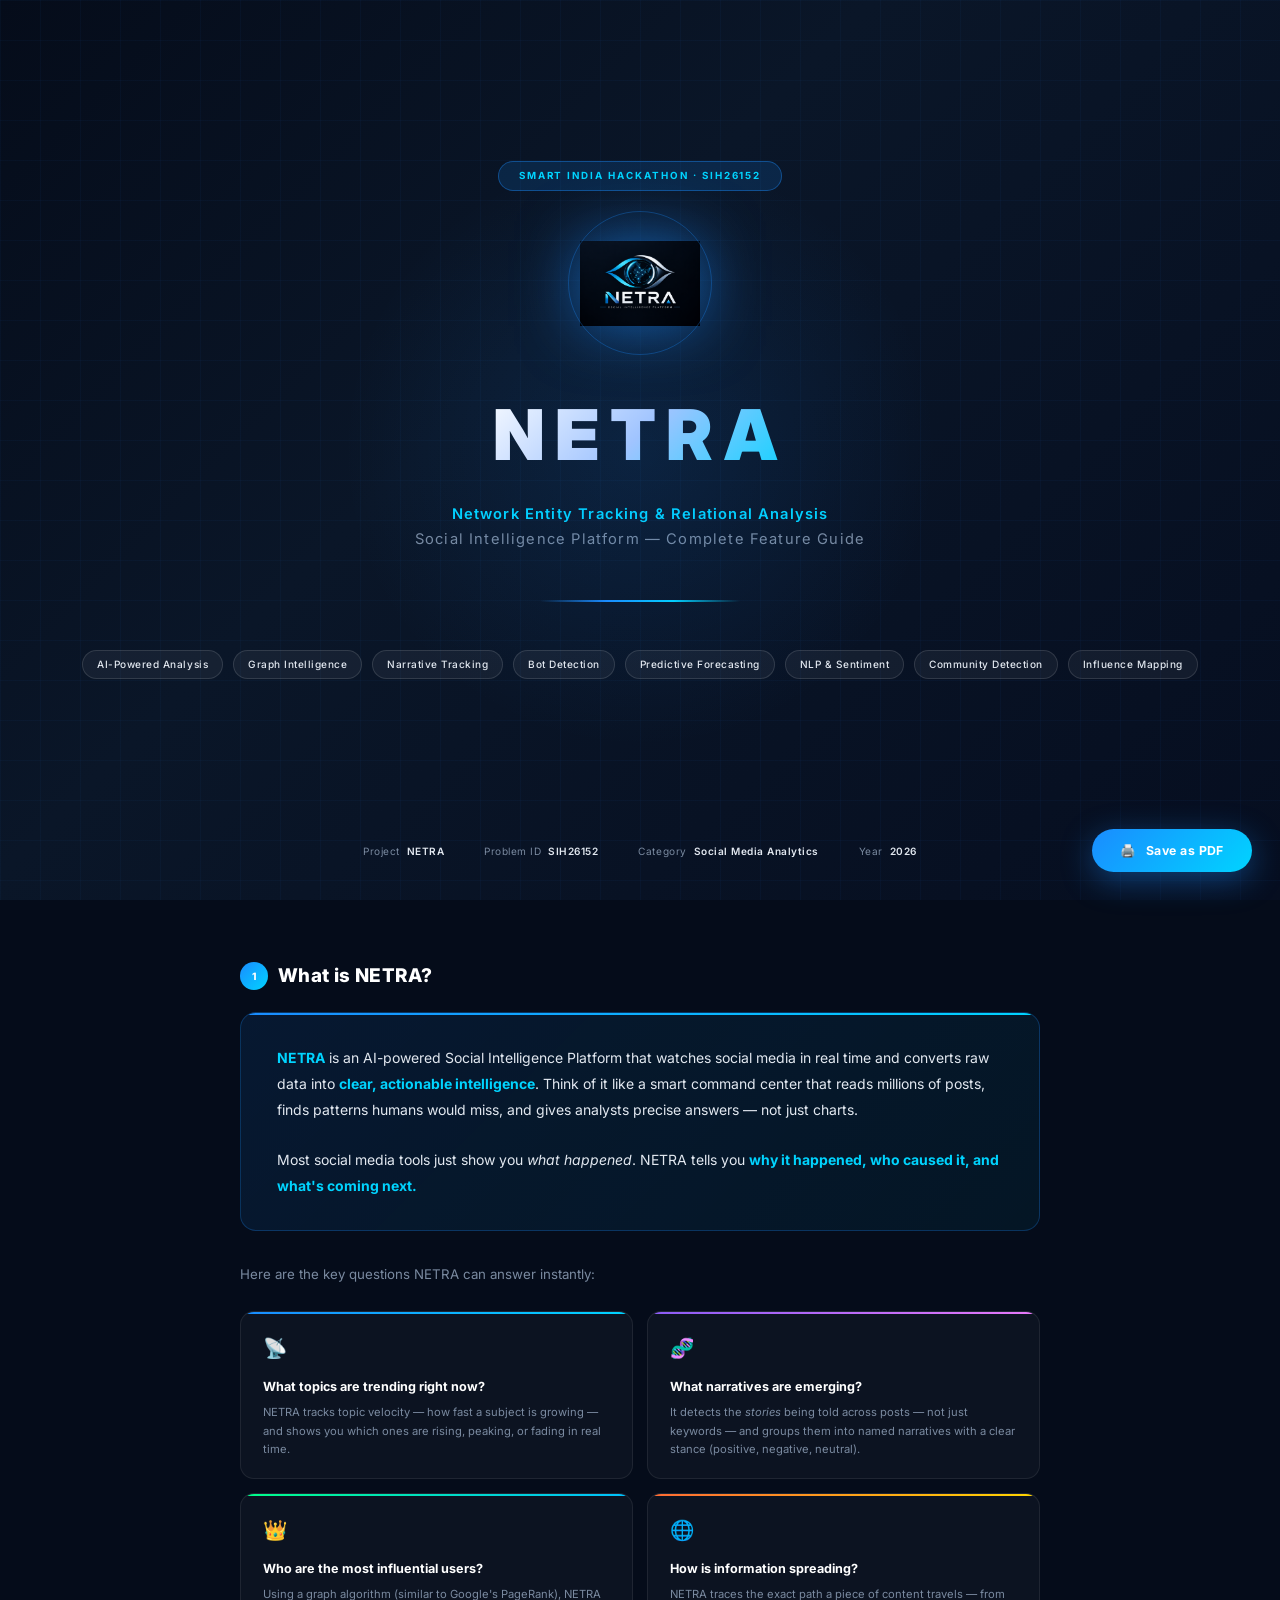
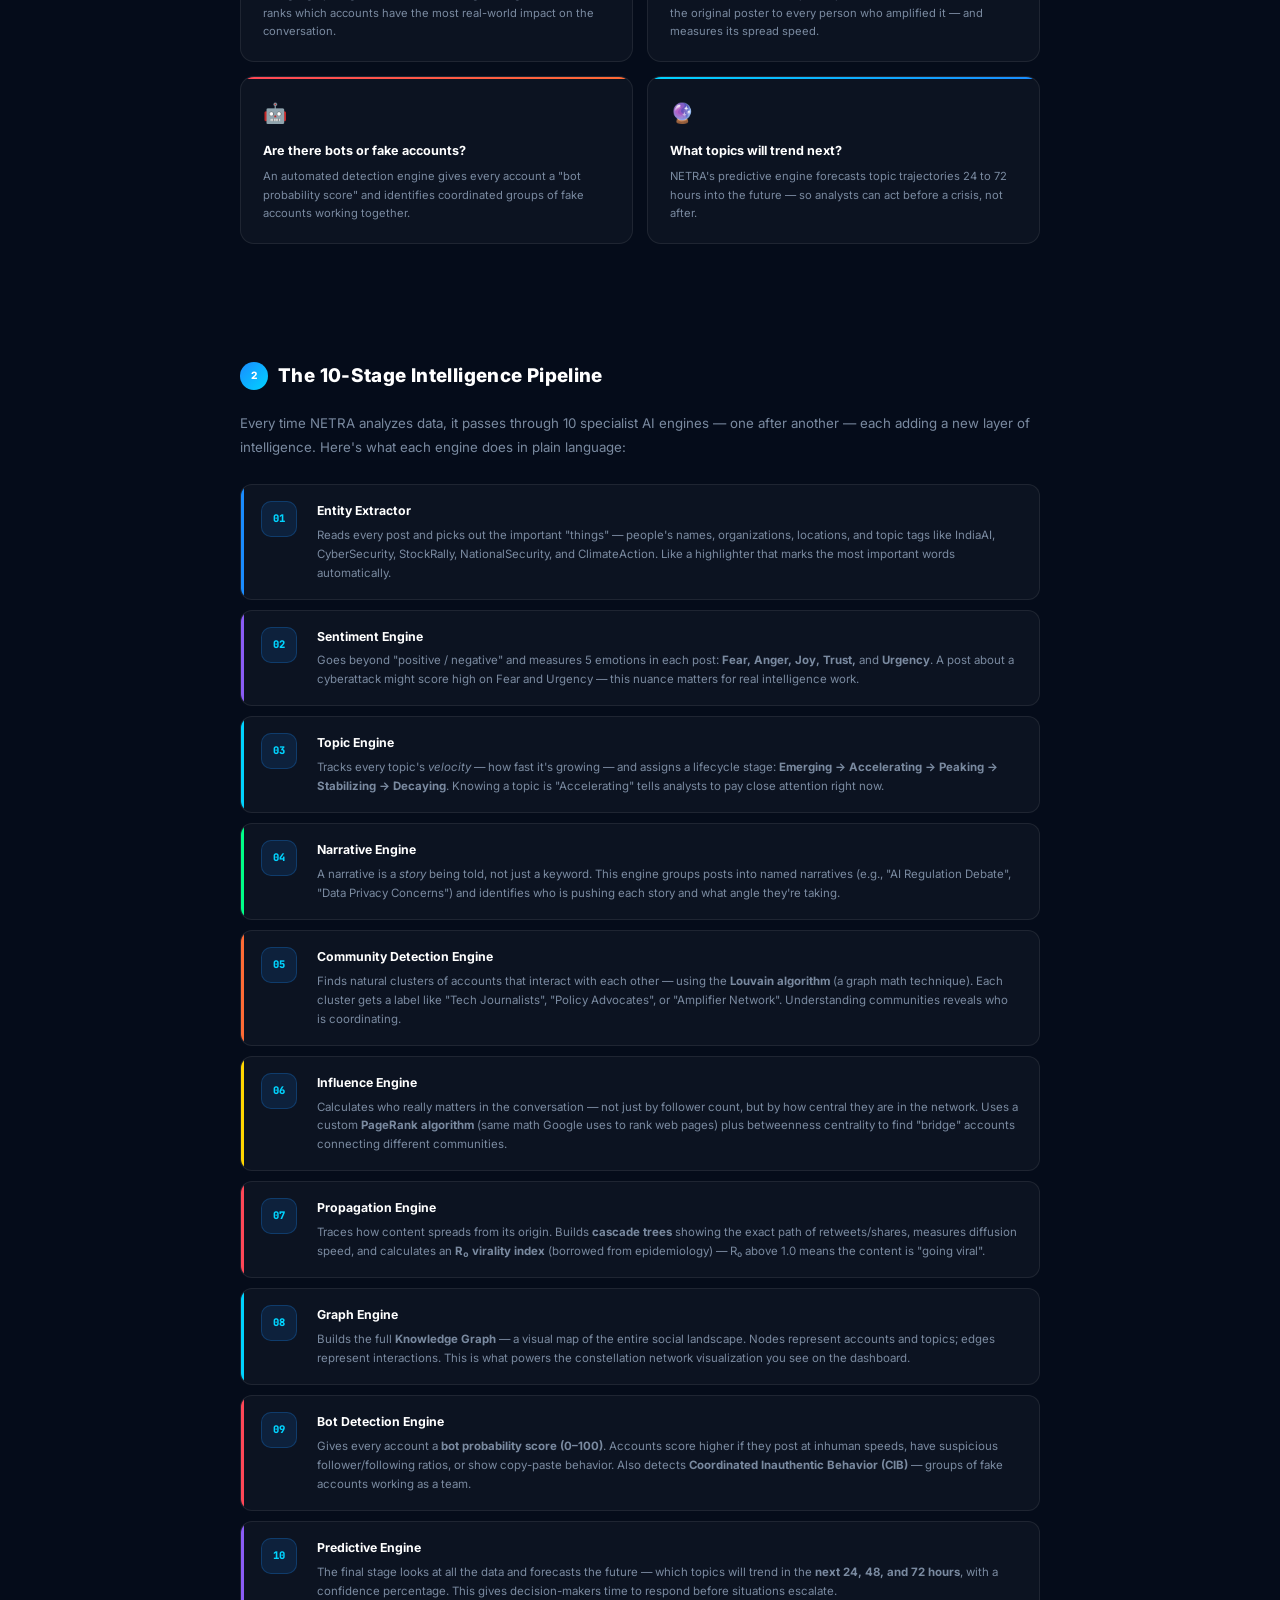
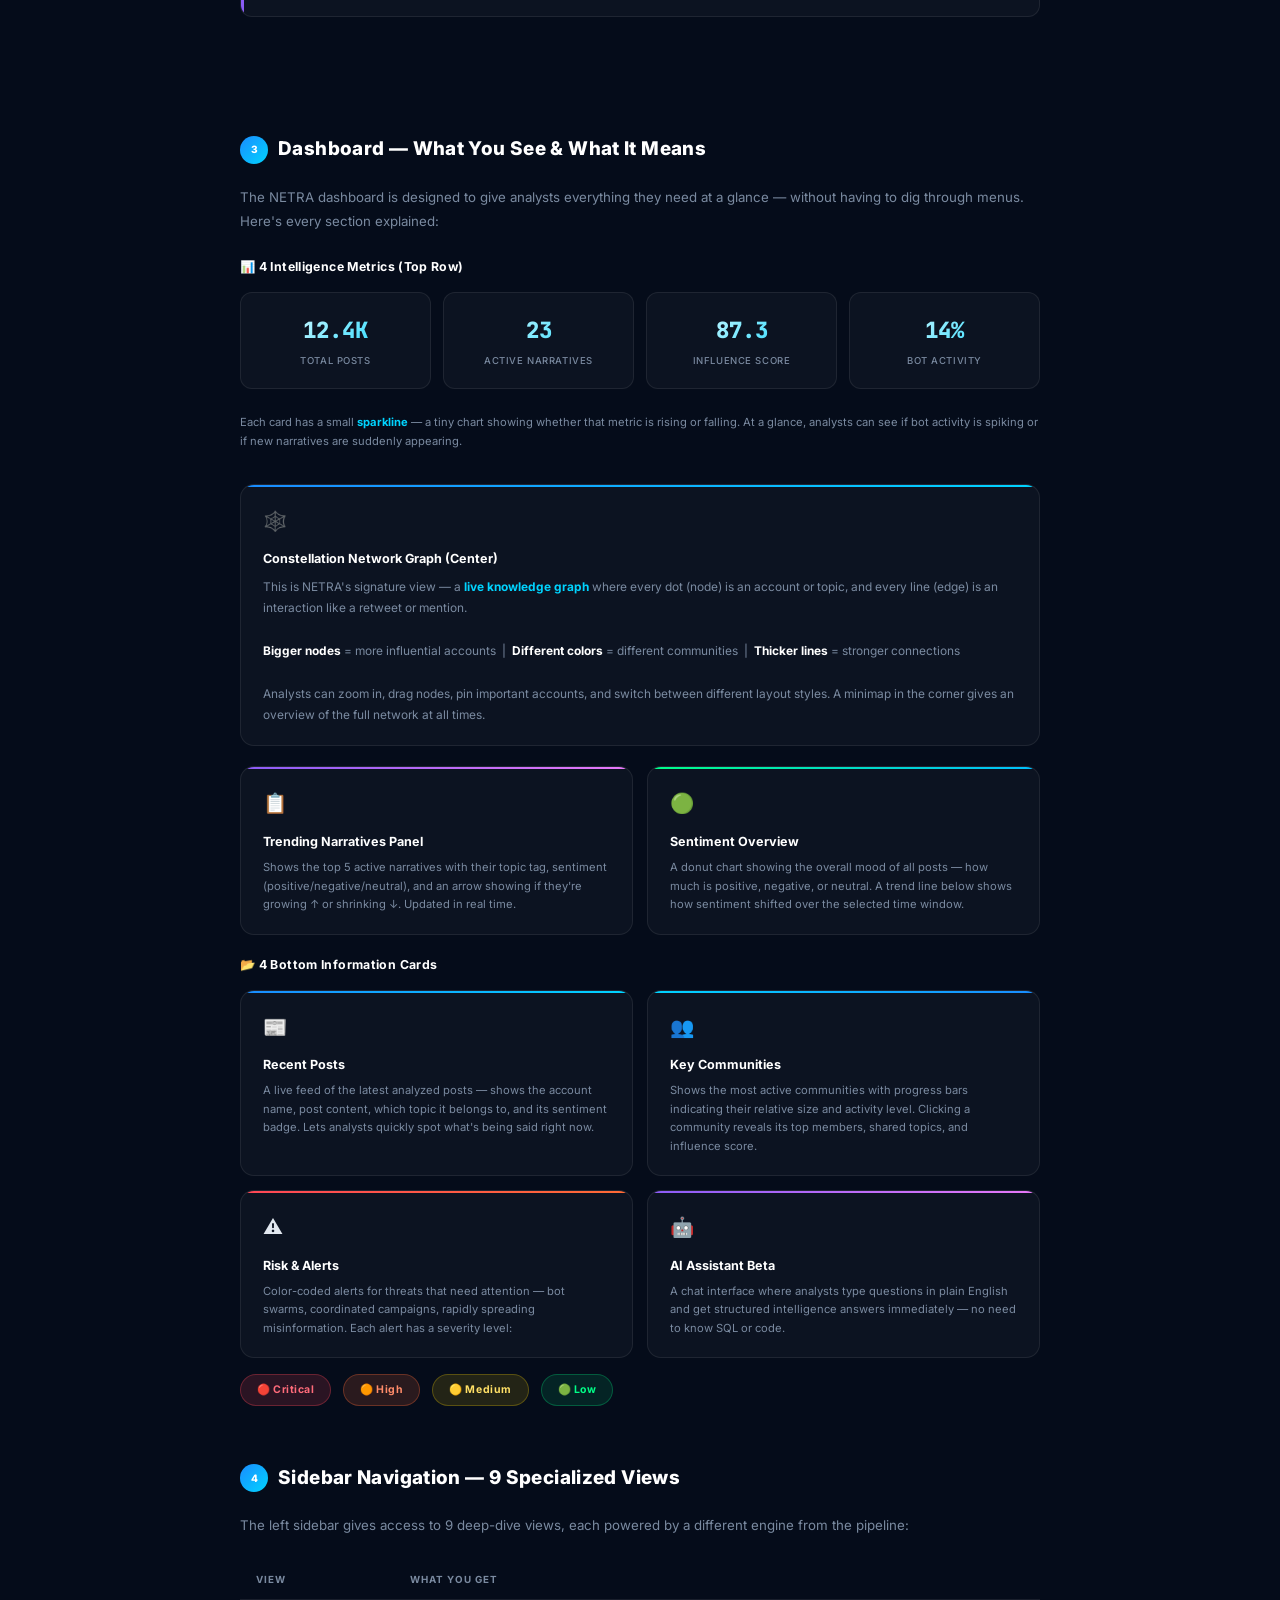
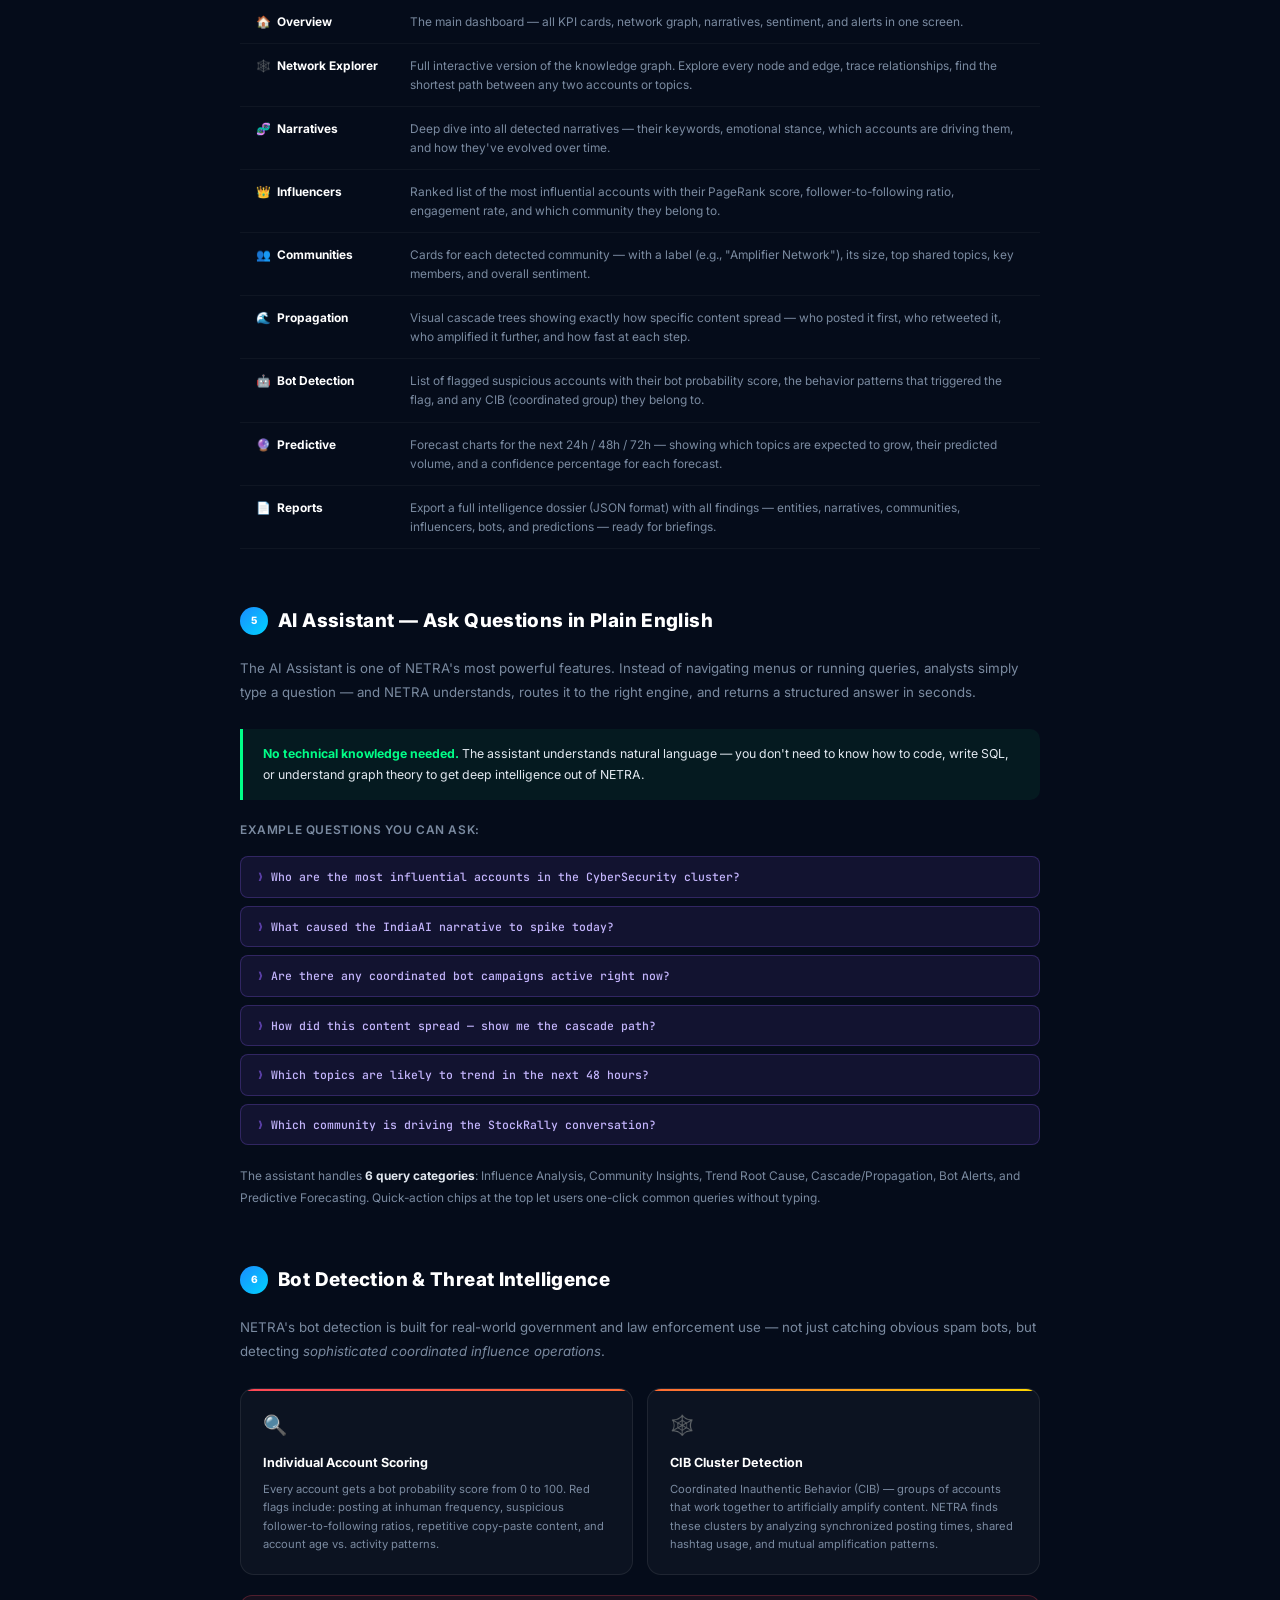
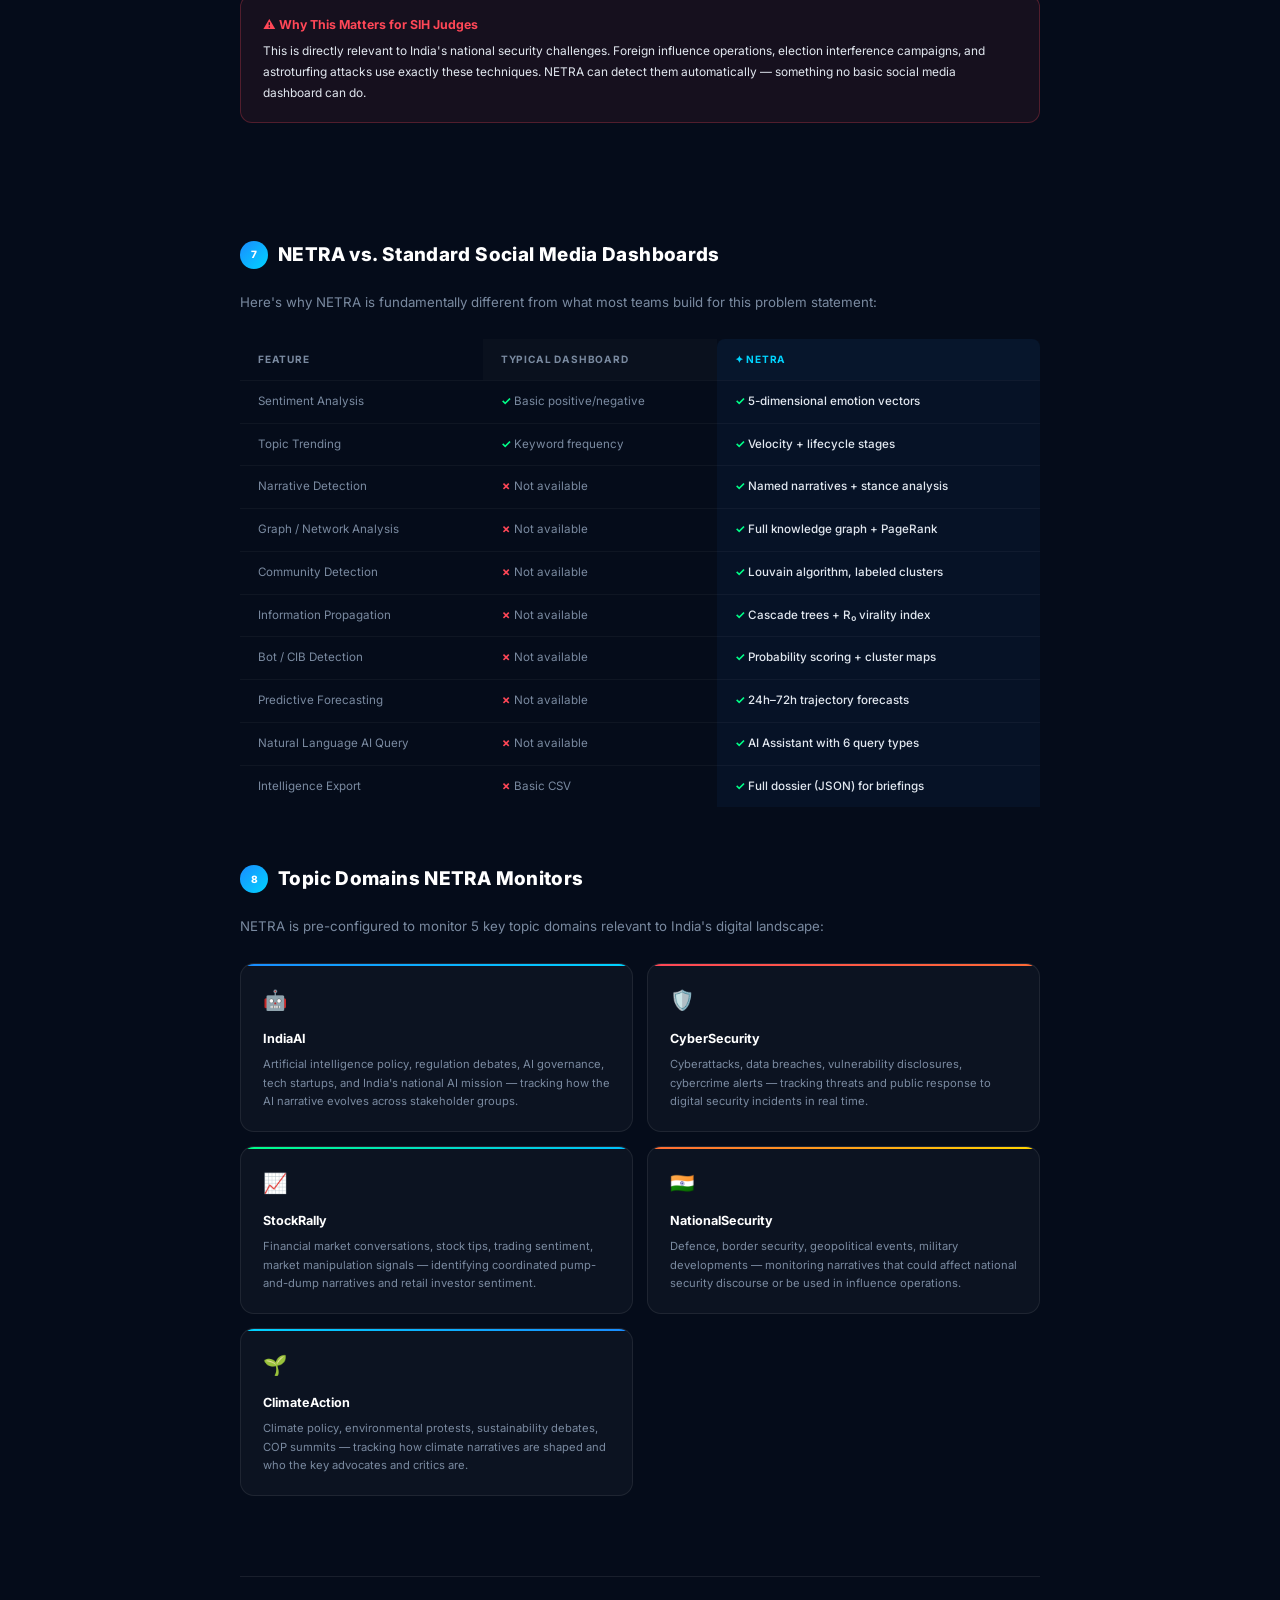
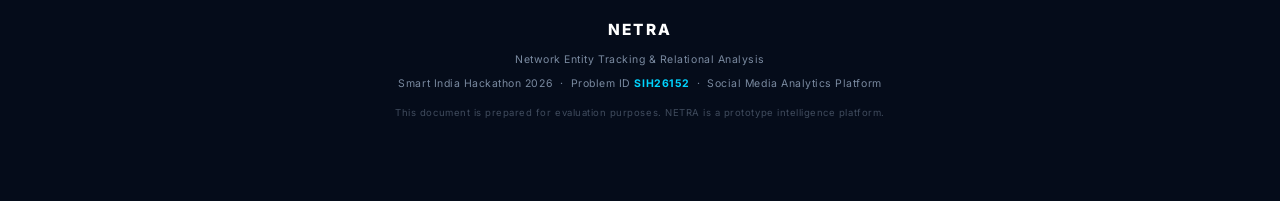
<file: NETRA_Feature_Guide.html>
<!DOCTYPE html>
<html lang="en">
<head>
  <meta charset="UTF-8" />
  <meta name="viewport" content="width=device-width, initial-scale=1.0"/>
  <title>NETRA — Social Intelligence Platform | Feature Guide</title>
  <style>
    @import url('https://fonts.googleapis.com/css2?family=Inter:wght@300;400;500;600;700;800;900&family=JetBrains+Mono:wght@400;600&display=swap');

    *, *::before, *::after { box-sizing: border-box; margin: 0; padding: 0; }

    :root {
      --navy:    #050c1a;
      --navy2:   #0b1628;
      --navy3:   #101e35;
      --blue:    #1a8cff;
      --cyan:    #00d4ff;
      --green:   #00ff88;
      --purple:  #8b5cf6;
      --red:     #ff4757;
      --orange:  #ff6b35;
      --yellow:  #ffd600;
      --text:    #e2e8f0;
      --muted:   #7a8aa0;
      --border:  rgba(255,255,255,0.08);
    }

    html { font-size: 14px; }

    body {
      font-family: 'Inter', sans-serif;
      background: var(--navy);
      color: var(--text);
      line-height: 1.7;
      padding: 0;
    }

    /* ── COVER PAGE ─────────────────────────────────────── */
    .cover {
      min-height: 100vh;
      background: linear-gradient(135deg, #050c1a 0%, #0a1628 40%, #060e20 100%);
      display: flex;
      flex-direction: column;
      align-items: center;
      justify-content: center;
      position: relative;
      overflow: hidden;
      page-break-after: always;
      padding: 60px 40px;
    }

    .cover::before {
      content: '';
      position: absolute;
      width: 600px; height: 600px;
      border-radius: 50%;
      background: radial-gradient(circle, rgba(26,140,255,0.12) 0%, transparent 70%);
      top: 50%; left: 50%;
      transform: translate(-50%, -50%);
      pointer-events: none;
    }

    .cover-grid {
      position: absolute; inset: 0;
      background-image:
        linear-gradient(rgba(26,140,255,0.04) 1px, transparent 1px),
        linear-gradient(90deg, rgba(26,140,255,0.04) 1px, transparent 1px);
      background-size: 40px 40px;
    }

    .cover-badge {
      background: rgba(26,140,255,0.15);
      border: 1px solid rgba(26,140,255,0.4);
      color: var(--cyan);
      font-size: 0.7rem;
      font-weight: 700;
      letter-spacing: 0.2em;
      text-transform: uppercase;
      padding: 6px 20px;
      border-radius: 100px;
      margin-bottom: 32px;
      position: relative;
    }

    .cover-logo-wrap {
      position: relative;
      width: 120px; height: 120px;
      margin-bottom: 32px;
    }

    .cover-logo-wrap img {
      width: 100%; height: 100%;
      object-fit: contain;
      filter: drop-shadow(0 0 30px rgba(26,140,255,0.6));
    }

    .cover-logo-wrap::after {
      content: '';
      position: absolute;
      inset: -12px;
      border-radius: 50%;
      border: 1px solid rgba(26,140,255,0.3);
      animation: none;
    }

    .cover-title {
      font-size: 5rem;
      font-weight: 900;
      letter-spacing: 0.15em;
      text-transform: uppercase;
      background: linear-gradient(135deg, #ffffff 0%, #a0c4ff 50%, var(--cyan) 100%);
      -webkit-background-clip: text;
      -webkit-text-fill-color: transparent;
      background-clip: text;
      position: relative;
      margin-bottom: 8px;
      text-align: center;
    }

    .cover-subtitle {
      font-size: 1.05rem;
      font-weight: 400;
      color: var(--muted);
      letter-spacing: 0.08em;
      text-align: center;
      margin-bottom: 48px;
    }

    .cover-subtitle span {
      color: var(--cyan);
      font-weight: 600;
    }

    .cover-divider {
      width: 200px;
      height: 2px;
      background: linear-gradient(90deg, transparent, var(--blue), var(--cyan), transparent);
      margin: 0 auto 48px;
    }

    .cover-tags {
      display: flex;
      flex-wrap: wrap;
      gap: 10px;
      justify-content: center;
      margin-bottom: 60px;
      position: relative;
    }

    .cover-tag {
      background: rgba(255,255,255,0.05);
      border: 1px solid rgba(255,255,255,0.12);
      color: var(--text);
      font-size: 0.72rem;
      font-weight: 500;
      padding: 5px 14px;
      border-radius: 100px;
      letter-spacing: 0.05em;
    }

    .cover-meta {
      position: absolute;
      bottom: 40px;
      display: flex;
      gap: 40px;
      color: var(--muted);
      font-size: 0.72rem;
      letter-spacing: 0.05em;
    }

    .cover-meta span { color: var(--text); font-weight: 600; }

    /* ── CONTENT PAGES ──────────────────────────────────── */
    .content {
      max-width: 900px;
      margin: 0 auto;
      padding: 60px 50px;
    }

    /* Section header */
    .section {
      margin-bottom: 56px;
      page-break-inside: avoid;
    }

    .section-label {
      display: flex;
      align-items: center;
      gap: 10px;
      margin-bottom: 20px;
    }

    .section-num {
      width: 28px; height: 28px;
      border-radius: 50%;
      background: linear-gradient(135deg, var(--blue), var(--cyan));
      display: flex; align-items: center; justify-content: center;
      font-size: 0.72rem;
      font-weight: 800;
      color: white;
      flex-shrink: 0;
    }

    .section-title {
      font-size: 1.35rem;
      font-weight: 800;
      color: white;
      letter-spacing: 0.02em;
    }

    .section-intro {
      font-size: 0.95rem;
      color: var(--muted);
      margin-bottom: 24px;
      line-height: 1.8;
    }

    /* Big intro box */
    .intro-box {
      background: linear-gradient(135deg, rgba(26,140,255,0.1), rgba(0,212,255,0.05));
      border: 1px solid rgba(26,140,255,0.25);
      border-radius: 16px;
      padding: 32px 36px;
      margin-bottom: 32px;
      position: relative;
      overflow: hidden;
    }

    .intro-box::before {
      content: '';
      position: absolute;
      top: 0; left: 0; right: 0;
      height: 2px;
      background: linear-gradient(90deg, var(--blue), var(--cyan));
    }

    .intro-box p {
      font-size: 1rem;
      color: var(--text);
      line-height: 1.85;
    }

    .intro-box strong { color: var(--cyan); }

    /* Pipeline stages */
    .pipeline {
      display: flex;
      flex-direction: column;
      gap: 10px;
    }

    .stage {
      display: grid;
      grid-template-columns: 40px 1fr;
      gap: 16px;
      align-items: start;
      background: rgba(255,255,255,0.03);
      border: 1px solid var(--border);
      border-radius: 12px;
      padding: 16px 20px;
      position: relative;
      overflow: hidden;
    }

    .stage::before {
      content: '';
      position: absolute;
      left: 0; top: 0; bottom: 0;
      width: 3px;
    }

    .stage:nth-child(1)::before  { background: var(--blue); }
    .stage:nth-child(2)::before  { background: var(--purple); }
    .stage:nth-child(3)::before  { background: var(--cyan); }
    .stage:nth-child(4)::before  { background: var(--green); }
    .stage:nth-child(5)::before  { background: var(--orange); }
    .stage:nth-child(6)::before  { background: var(--yellow); }
    .stage:nth-child(7)::before  { background: var(--red); }
    .stage:nth-child(8)::before  { background: #00d4ff; }
    .stage:nth-child(9)::before  { background: #ff4757; }
    .stage:nth-child(10)::before { background: #8b5cf6; }

    .stage-num {
      width: 36px; height: 36px;
      border-radius: 10px;
      background: rgba(26,140,255,0.12);
      border: 1px solid rgba(26,140,255,0.25);
      display: flex; align-items: center; justify-content: center;
      font-size: 0.75rem;
      font-weight: 800;
      color: var(--cyan);
      font-family: 'JetBrains Mono', monospace;
    }

    .stage-body {}

    .stage-name {
      font-size: 0.88rem;
      font-weight: 700;
      color: white;
      margin-bottom: 4px;
    }

    .stage-desc {
      font-size: 0.82rem;
      color: var(--muted);
      line-height: 1.65;
    }

    /* Card grid */
    .card-grid {
      display: grid;
      grid-template-columns: 1fr 1fr;
      gap: 14px;
    }

    .card {
      background: rgba(255,255,255,0.03);
      border: 1px solid var(--border);
      border-radius: 14px;
      padding: 20px 22px;
      position: relative;
      overflow: hidden;
    }

    .card::before {
      content: '';
      position: absolute;
      top: 0; left: 0; right: 0;
      height: 2px;
    }

    .card.blue::before   { background: linear-gradient(90deg, var(--blue), var(--cyan)); }
    .card.green::before  { background: linear-gradient(90deg, var(--green), #00bfff); }
    .card.purple::before { background: linear-gradient(90deg, var(--purple), #e879f9); }
    .card.orange::before { background: linear-gradient(90deg, var(--orange), var(--yellow)); }
    .card.red::before    { background: linear-gradient(90deg, var(--red), var(--orange)); }
    .card.cyan::before   { background: linear-gradient(90deg, var(--cyan), #1a8cff); }

    .card-icon {
      font-size: 1.4rem;
      margin-bottom: 10px;
      display: block;
    }

    .card-title {
      font-size: 0.9rem;
      font-weight: 700;
      color: white;
      margin-bottom: 6px;
    }

    .card-body {
      font-size: 0.8rem;
      color: var(--muted);
      line-height: 1.65;
    }

    /* Nav table */
    .nav-table {
      width: 100%;
      border-collapse: collapse;
      font-size: 0.85rem;
    }

    .nav-table th {
      text-align: left;
      font-size: 0.7rem;
      font-weight: 700;
      letter-spacing: 0.1em;
      text-transform: uppercase;
      color: var(--muted);
      padding: 10px 16px;
      border-bottom: 1px solid var(--border);
    }

    .nav-table td {
      padding: 12px 16px;
      border-bottom: 1px solid rgba(255,255,255,0.04);
      vertical-align: top;
      line-height: 1.6;
    }

    .nav-table tr:hover td { background: rgba(255,255,255,0.02); }

    .nav-table td:first-child {
      font-weight: 700;
      color: white;
      white-space: nowrap;
    }

    .nav-table td:last-child {
      color: var(--muted);
    }

    .tab-icon {
      display: inline-block;
      margin-right: 6px;
    }

    /* KPI row */
    .kpi-row {
      display: grid;
      grid-template-columns: repeat(4, 1fr);
      gap: 12px;
      margin-bottom: 24px;
    }

    .kpi {
      background: rgba(255,255,255,0.03);
      border: 1px solid var(--border);
      border-radius: 12px;
      padding: 18px 16px;
      text-align: center;
    }

    .kpi-val {
      font-size: 1.6rem;
      font-weight: 900;
      font-family: 'JetBrains Mono', monospace;
      background: linear-gradient(135deg, white, var(--cyan));
      -webkit-background-clip: text;
      -webkit-text-fill-color: transparent;
      background-clip: text;
      display: block;
    }

    .kpi-label {
      font-size: 0.68rem;
      color: var(--muted);
      font-weight: 500;
      letter-spacing: 0.06em;
      text-transform: uppercase;
      margin-top: 4px;
    }

    /* Highlight quote */
    .highlight {
      background: rgba(0,255,136,0.06);
      border-left: 3px solid var(--green);
      border-radius: 0 10px 10px 0;
      padding: 14px 20px;
      margin: 20px 0;
      font-size: 0.88rem;
      color: var(--text);
      line-height: 1.75;
    }

    .highlight strong { color: var(--green); }

    /* Alert box */
    .alert-box {
      background: rgba(255,71,87,0.07);
      border: 1px solid rgba(255,71,87,0.25);
      border-radius: 12px;
      padding: 18px 22px;
      margin: 20px 0;
      font-size: 0.85rem;
      color: var(--text);
      line-height: 1.75;
    }

    .alert-box .alert-title {
      font-weight: 700;
      color: var(--red);
      margin-bottom: 6px;
      font-size: 0.88rem;
    }

    /* Query examples */
    .queries {
      display: flex;
      flex-direction: column;
      gap: 8px;
      margin-top: 16px;
    }

    .query-chip {
      background: rgba(139,92,246,0.1);
      border: 1px solid rgba(139,92,246,0.25);
      border-radius: 8px;
      padding: 10px 16px;
      font-size: 0.82rem;
      color: #c4b5fd;
      font-family: 'JetBrains Mono', monospace;
      font-weight: 500;
    }

    .query-chip::before {
      content: '❯ ';
      color: var(--purple);
      opacity: 0.6;
    }

    /* Severity badges */
    .severity-row {
      display: flex;
      gap: 12px;
      flex-wrap: wrap;
      margin-top: 14px;
    }

    .badge {
      padding: 6px 16px;
      border-radius: 100px;
      font-size: 0.75rem;
      font-weight: 700;
      letter-spacing: 0.05em;
    }

    .badge.critical { background: rgba(255,71,87,0.15); color: #ff6b7a; border: 1px solid rgba(255,71,87,0.3); }
    .badge.high     { background: rgba(255,107,53,0.15); color: #ff8c6a; border: 1px solid rgba(255,107,53,0.3); }
    .badge.medium   { background: rgba(255,214,0,0.12); color: #ffe066; border: 1px solid rgba(255,214,0,0.25); }
    .badge.low      { background: rgba(0,255,136,0.1); color: #00ff88; border: 1px solid rgba(0,255,136,0.25); }

    /* Comparison table */
    .compare {
      width: 100%;
      border-collapse: collapse;
      font-size: 0.83rem;
      margin-top: 16px;
    }

    .compare th {
      padding: 12px 18px;
      text-align: left;
      font-size: 0.72rem;
      font-weight: 700;
      letter-spacing: 0.08em;
      text-transform: uppercase;
    }

    .compare th:first-child { color: var(--muted); }
    .compare th:nth-child(2) { color: var(--muted); background: rgba(255,255,255,0.02); }
    .compare th:nth-child(3) { color: var(--cyan); background: rgba(26,140,255,0.08); border-radius: 8px 8px 0 0; }

    .compare td {
      padding: 11px 18px;
      border-top: 1px solid rgba(255,255,255,0.04);
      color: var(--muted);
      vertical-align: middle;
    }

    .compare td:nth-child(3) {
      background: rgba(26,140,255,0.05);
      color: var(--text);
      font-weight: 500;
    }

    .check { color: var(--green); font-weight: 700; }
    .cross { color: var(--red);   font-weight: 700; }

    /* Page break helper */
    .page-break { page-break-before: always; padding-top: 60px; }

    /* Footer */
    .footer {
      margin-top: 80px;
      padding: 40px 0 20px;
      border-top: 1px solid var(--border);
      text-align: center;
      color: var(--muted);
      font-size: 0.75rem;
      letter-spacing: 0.05em;
    }

    .footer strong { color: var(--cyan); }

    /* Print overrides */
    @media print {
      body { background: #050c1a !important; -webkit-print-color-adjust: exact; print-color-adjust: exact; }
      .cover { min-height: auto; padding: 80px 60px; }
      .content { padding: 50px 60px; }
      .section { page-break-inside: avoid; }
      .card-grid { page-break-inside: avoid; }
      .stage { page-break-inside: avoid; }
    }
  </style>
</head>
<body>

<!-- ════════════════════════════════════════════════════════
     COVER PAGE
════════════════════════════════════════════════════════ -->
<div class="cover">
  <div class="cover-grid"></div>

  <div class="cover-badge">Smart India Hackathon · SIH26152</div>

  <div class="cover-logo-wrap">
    <img src="static/img/netra_logo.png" alt="NETRA Logo" />
  </div>

  <div class="cover-title">NETRA</div>
  <div class="cover-subtitle">
    <span>Network Entity Tracking &amp; Relational Analysis</span><br/>
    Social Intelligence Platform — Complete Feature Guide
  </div>

  <div class="cover-divider"></div>

  <div class="cover-tags">
    <span class="cover-tag">AI-Powered Analysis</span>
    <span class="cover-tag">Graph Intelligence</span>
    <span class="cover-tag">Narrative Tracking</span>
    <span class="cover-tag">Bot Detection</span>
    <span class="cover-tag">Predictive Forecasting</span>
    <span class="cover-tag">NLP &amp; Sentiment</span>
    <span class="cover-tag">Community Detection</span>
    <span class="cover-tag">Influence Mapping</span>
  </div>

  <div class="cover-meta">
    <div>Project &nbsp;<span>NETRA</span></div>
    <div>Problem ID &nbsp;<span>SIH26152</span></div>
    <div>Category &nbsp;<span>Social Media Analytics</span></div>
    <div>Year &nbsp;<span>2026</span></div>
  </div>
</div>


<!-- ════════════════════════════════════════════════════════
     CONTENT
════════════════════════════════════════════════════════ -->
<div class="content">

  <!-- ── SECTION 1: WHAT IS NETRA ─────────────────────── -->
  <div class="section">
    <div class="section-label">
      <div class="section-num">1</div>
      <div class="section-title">What is NETRA?</div>
    </div>

    <div class="intro-box">
      <p>
        <strong>NETRA</strong> is an AI-powered Social Intelligence Platform that watches social media in real time
        and converts raw data into <strong>clear, actionable intelligence</strong>. Think of it like a smart command
        center that reads millions of posts, finds patterns humans would miss, and gives analysts precise answers —
        not just charts.
      </p>
      <br/>
      <p>
        Most social media tools just show you <em>what happened</em>. NETRA tells you
        <strong>why it happened, who caused it, and what's coming next.</strong>
      </p>
    </div>

    <div class="section-intro">Here are the key questions NETRA can answer instantly:</div>

    <div class="card-grid">
      <div class="card blue">
        <span class="card-icon">📡</span>
        <div class="card-title">What topics are trending right now?</div>
        <div class="card-body">NETRA tracks topic velocity — how fast a subject is growing — and shows you which ones are rising, peaking, or fading in real time.</div>
      </div>
      <div class="card purple">
        <span class="card-icon">🧬</span>
        <div class="card-title">What narratives are emerging?</div>
        <div class="card-body">It detects the <em>stories</em> being told across posts — not just keywords — and groups them into named narratives with a clear stance (positive, negative, neutral).</div>
      </div>
      <div class="card green">
        <span class="card-icon">👑</span>
        <div class="card-title">Who are the most influential users?</div>
        <div class="card-body">Using a graph algorithm (similar to Google's PageRank), NETRA ranks which accounts have the most real-world impact on the conversation.</div>
      </div>
      <div class="card orange">
        <span class="card-icon">🌐</span>
        <div class="card-title">How is information spreading?</div>
        <div class="card-body">NETRA traces the exact path a piece of content travels — from the original poster to every person who amplified it — and measures its spread speed.</div>
      </div>
      <div class="card red">
        <span class="card-icon">🤖</span>
        <div class="card-title">Are there bots or fake accounts?</div>
        <div class="card-body">An automated detection engine gives every account a "bot probability score" and identifies coordinated groups of fake accounts working together.</div>
      </div>
      <div class="card cyan">
        <span class="card-icon">🔮</span>
        <div class="card-title">What topics will trend next?</div>
        <div class="card-body">NETRA's predictive engine forecasts topic trajectories 24 to 72 hours into the future — so analysts can act before a crisis, not after.</div>
      </div>
    </div>
  </div>


  <!-- ── SECTION 2: THE 10-STAGE PIPELINE ─────────────── -->
  <div class="section page-break">
    <div class="section-label">
      <div class="section-num">2</div>
      <div class="section-title">The 10-Stage Intelligence Pipeline</div>
    </div>

    <div class="section-intro">
      Every time NETRA analyzes data, it passes through 10 specialist AI engines — one after another — each adding a new layer of intelligence. Here's what each engine does in plain language:
    </div>

    <div class="pipeline">

      <div class="stage">
        <div class="stage-num">01</div>
        <div class="stage-body">
          <div class="stage-name">Entity Extractor</div>
          <div class="stage-desc">Reads every post and picks out the important "things" — people's names, organizations, locations, and topic tags like IndiaAI, CyberSecurity, StockRally, NationalSecurity, and ClimateAction. Like a highlighter that marks the most important words automatically.</div>
        </div>
      </div>

      <div class="stage">
        <div class="stage-num">02</div>
        <div class="stage-body">
          <div class="stage-name">Sentiment Engine</div>
          <div class="stage-desc">Goes beyond "positive / negative" and measures 5 emotions in each post: <strong>Fear, Anger, Joy, Trust,</strong> and <strong>Urgency</strong>. A post about a cyberattack might score high on Fear and Urgency — this nuance matters for real intelligence work.</div>
        </div>
      </div>

      <div class="stage">
        <div class="stage-num">03</div>
        <div class="stage-body">
          <div class="stage-name">Topic Engine</div>
          <div class="stage-desc">Tracks every topic's <em>velocity</em> — how fast it's growing — and assigns a lifecycle stage: <strong>Emerging → Accelerating → Peaking → Stabilizing → Decaying</strong>. Knowing a topic is "Accelerating" tells analysts to pay close attention right now.</div>
        </div>
      </div>

      <div class="stage">
        <div class="stage-num">04</div>
        <div class="stage-body">
          <div class="stage-name">Narrative Engine</div>
          <div class="stage-desc">A narrative is a <em>story</em> being told, not just a keyword. This engine groups posts into named narratives (e.g., "AI Regulation Debate", "Data Privacy Concerns") and identifies who is pushing each story and what angle they're taking.</div>
        </div>
      </div>

      <div class="stage">
        <div class="stage-num">05</div>
        <div class="stage-body">
          <div class="stage-name">Community Detection Engine</div>
          <div class="stage-desc">Finds natural clusters of accounts that interact with each other — using the <strong>Louvain algorithm</strong> (a graph math technique). Each cluster gets a label like "Tech Journalists", "Policy Advocates", or "Amplifier Network". Understanding communities reveals who is coordinating.</div>
        </div>
      </div>

      <div class="stage">
        <div class="stage-num">06</div>
        <div class="stage-body">
          <div class="stage-name">Influence Engine</div>
          <div class="stage-desc">Calculates who really matters in the conversation — not just by follower count, but by how central they are in the network. Uses a custom <strong>PageRank algorithm</strong> (same math Google uses to rank web pages) plus betweenness centrality to find "bridge" accounts connecting different communities.</div>
        </div>
      </div>

      <div class="stage">
        <div class="stage-num">07</div>
        <div class="stage-body">
          <div class="stage-name">Propagation Engine</div>
          <div class="stage-desc">Traces how content spreads from its origin. Builds <strong>cascade trees</strong> showing the exact path of retweets/shares, measures diffusion speed, and calculates an <strong>R₀ virality index</strong> (borrowed from epidemiology) — R₀ above 1.0 means the content is "going viral".</div>
        </div>
      </div>

      <div class="stage">
        <div class="stage-num">08</div>
        <div class="stage-body">
          <div class="stage-name">Graph Engine</div>
          <div class="stage-desc">Builds the full <strong>Knowledge Graph</strong> — a visual map of the entire social landscape. Nodes represent accounts and topics; edges represent interactions. This is what powers the constellation network visualization you see on the dashboard.</div>
        </div>
      </div>

      <div class="stage">
        <div class="stage-num">09</div>
        <div class="stage-body">
          <div class="stage-name">Bot Detection Engine</div>
          <div class="stage-desc">Gives every account a <strong>bot probability score (0–100)</strong>. Accounts score higher if they post at inhuman speeds, have suspicious follower/following ratios, or show copy-paste behavior. Also detects <strong>Coordinated Inauthentic Behavior (CIB)</strong> — groups of fake accounts working as a team.</div>
        </div>
      </div>

      <div class="stage">
        <div class="stage-num">10</div>
        <div class="stage-body">
          <div class="stage-name">Predictive Engine</div>
          <div class="stage-desc">The final stage looks at all the data and forecasts the future — which topics will trend in the <strong>next 24, 48, and 72 hours</strong>, with a confidence percentage. This gives decision-makers time to respond before situations escalate.</div>
        </div>
      </div>

    </div>
  </div>


  <!-- ── SECTION 3: DASHBOARD UI ──────────────────────── -->
  <div class="section page-break">
    <div class="section-label">
      <div class="section-num">3</div>
      <div class="section-title">Dashboard — What You See &amp; What It Means</div>
    </div>

    <div class="section-intro">The NETRA dashboard is designed to give analysts everything they need at a glance — without having to dig through menus. Here's every section explained:</div>

    <!-- KPIs -->
    <div style="margin-bottom: 32px;">
      <div style="font-size:0.88rem; font-weight:700; color:white; margin-bottom:14px; letter-spacing:0.03em;">📊 4 Intelligence Metrics (Top Row)</div>
      <div class="kpi-row">
        <div class="kpi">
          <span class="kpi-val">12.4K</span>
          <div class="kpi-label">Total Posts</div>
        </div>
        <div class="kpi">
          <span class="kpi-val">23</span>
          <div class="kpi-label">Active Narratives</div>
        </div>
        <div class="kpi">
          <span class="kpi-val">87.3</span>
          <div class="kpi-label">Influence Score</div>
        </div>
        <div class="kpi">
          <span class="kpi-val">14%</span>
          <div class="kpi-label">Bot Activity</div>
        </div>
      </div>
      <div style="font-size:0.8rem; color: var(--muted); line-height:1.75;">
        Each card has a small <strong style="color:var(--cyan)">sparkline</strong> — a tiny chart showing whether that metric is rising or falling. At a glance, analysts can see if bot activity is spiking or if new narratives are suddenly appearing.
      </div>
    </div>

    <!-- Graph -->
    <div class="card blue" style="margin-bottom: 20px; grid-column: span 2;">
      <span class="card-icon">🕸️</span>
      <div class="card-title">Constellation Network Graph (Center)</div>
      <div class="card-body" style="font-size:0.85rem; line-height:1.8;">
        This is NETRA's signature view — a <strong style="color:var(--cyan)">live knowledge graph</strong> where every dot (node) is an account or topic, and every line (edge) is an interaction like a retweet or mention.<br/><br/>
        <strong style="color:white;">Bigger nodes</strong> = more influential accounts &nbsp;|&nbsp; <strong style="color:white;">Different colors</strong> = different communities &nbsp;|&nbsp; <strong style="color:white;">Thicker lines</strong> = stronger connections<br/><br/>
        Analysts can zoom in, drag nodes, pin important accounts, and switch between different layout styles. A minimap in the corner gives an overview of the full network at all times.
      </div>
    </div>

    <div class="card-grid" style="margin-bottom: 20px;">
      <div class="card purple">
        <span class="card-icon">📋</span>
        <div class="card-title">Trending Narratives Panel</div>
        <div class="card-body">Shows the top 5 active narratives with their topic tag, sentiment (positive/negative/neutral), and an arrow showing if they're growing ↑ or shrinking ↓. Updated in real time.</div>
      </div>
      <div class="card green">
        <span class="card-icon">🟢</span>
        <div class="card-title">Sentiment Overview</div>
        <div class="card-body">A donut chart showing the overall mood of all posts — how much is positive, negative, or neutral. A trend line below shows how sentiment shifted over the selected time window.</div>
      </div>
    </div>

    <!-- Bottom 4 cards -->
    <div style="font-size:0.88rem; font-weight:700; color:white; margin-bottom:14px; letter-spacing:0.03em;">📂 4 Bottom Information Cards</div>

    <div class="card-grid">
      <div class="card blue">
        <span class="card-icon">📰</span>
        <div class="card-title">Recent Posts</div>
        <div class="card-body">A live feed of the latest analyzed posts — shows the account name, post content, which topic it belongs to, and its sentiment badge. Lets analysts quickly spot what's being said right now.</div>
      </div>
      <div class="card cyan">
        <span class="card-icon">👥</span>
        <div class="card-title">Key Communities</div>
        <div class="card-body">Shows the most active communities with progress bars indicating their relative size and activity level. Clicking a community reveals its top members, shared topics, and influence score.</div>
      </div>
      <div class="card red">
        <span class="card-icon">⚠️</span>
        <div class="card-title">Risk &amp; Alerts</div>
        <div class="card-body">Color-coded alerts for threats that need attention — bot swarms, coordinated campaigns, rapidly spreading misinformation. Each alert has a severity level:</div>
      </div>
      <div class="card purple">
        <span class="card-icon">🤖</span>
        <div class="card-title">AI Assistant Beta</div>
        <div class="card-body">A chat interface where analysts type questions in plain English and get structured intelligence answers immediately — no need to know SQL or code.</div>
      </div>
    </div>

    <div class="severity-row" style="margin-top: 16px;">
      <span class="badge critical">🔴 Critical</span>
      <span class="badge high">🟠 High</span>
      <span class="badge medium">🟡 Medium</span>
      <span class="badge low">🟢 Low</span>
    </div>
  </div>


  <!-- ── SECTION 4: SIDEBAR NAVIGATION ────────────────── -->
  <div class="section">
    <div class="section-label">
      <div class="section-num">4</div>
      <div class="section-title">Sidebar Navigation — 9 Specialized Views</div>
    </div>

    <div class="section-intro">The left sidebar gives access to 9 deep-dive views, each powered by a different engine from the pipeline:</div>

    <table class="nav-table">
      <thead>
        <tr>
          <th>View</th>
          <th>What You Get</th>
        </tr>
      </thead>
      <tbody>
        <tr>
          <td><span class="tab-icon">🏠</span>Overview</td>
          <td>The main dashboard — all KPI cards, network graph, narratives, sentiment, and alerts in one screen.</td>
        </tr>
        <tr>
          <td><span class="tab-icon">🕸️</span>Network Explorer</td>
          <td>Full interactive version of the knowledge graph. Explore every node and edge, trace relationships, find the shortest path between any two accounts or topics.</td>
        </tr>
        <tr>
          <td><span class="tab-icon">🧬</span>Narratives</td>
          <td>Deep dive into all detected narratives — their keywords, emotional stance, which accounts are driving them, and how they've evolved over time.</td>
        </tr>
        <tr>
          <td><span class="tab-icon">👑</span>Influencers</td>
          <td>Ranked list of the most influential accounts with their PageRank score, follower-to-following ratio, engagement rate, and which community they belong to.</td>
        </tr>
        <tr>
          <td><span class="tab-icon">👥</span>Communities</td>
          <td>Cards for each detected community — with a label (e.g., "Amplifier Network"), its size, top shared topics, key members, and overall sentiment.</td>
        </tr>
        <tr>
          <td><span class="tab-icon">🌊</span>Propagation</td>
          <td>Visual cascade trees showing exactly how specific content spread — who posted it first, who retweeted it, who amplified it further, and how fast at each step.</td>
        </tr>
        <tr>
          <td><span class="tab-icon">🤖</span>Bot Detection</td>
          <td>List of flagged suspicious accounts with their bot probability score, the behavior patterns that triggered the flag, and any CIB (coordinated group) they belong to.</td>
        </tr>
        <tr>
          <td><span class="tab-icon">🔮</span>Predictive</td>
          <td>Forecast charts for the next 24h / 48h / 72h — showing which topics are expected to grow, their predicted volume, and a confidence percentage for each forecast.</td>
        </tr>
        <tr>
          <td><span class="tab-icon">📄</span>Reports</td>
          <td>Export a full intelligence dossier (JSON format) with all findings — entities, narratives, communities, influencers, bots, and predictions — ready for briefings.</td>
        </tr>
      </tbody>
    </table>
  </div>


  <!-- ── SECTION 5: AI ASSISTANT ───────────────────────── -->
  <div class="section">
    <div class="section-label">
      <div class="section-num">5</div>
      <div class="section-title">AI Assistant — Ask Questions in Plain English</div>
    </div>

    <div class="section-intro">
      The AI Assistant is one of NETRA's most powerful features. Instead of navigating menus or running queries, analysts simply type a question — and NETRA understands, routes it to the right engine, and returns a structured answer in seconds.
    </div>

    <div class="highlight">
      <strong>No technical knowledge needed.</strong> The assistant understands natural language — you don't need to know how to code, write SQL, or understand graph theory to get deep intelligence out of NETRA.
    </div>

    <div style="font-size:0.85rem; color:var(--muted); margin: 16px 0 10px; font-weight:600; letter-spacing:0.05em; text-transform:uppercase;">Example questions you can ask:</div>

    <div class="queries">
      <div class="query-chip">Who are the most influential accounts in the CyberSecurity cluster?</div>
      <div class="query-chip">What caused the IndiaAI narrative to spike today?</div>
      <div class="query-chip">Are there any coordinated bot campaigns active right now?</div>
      <div class="query-chip">How did this content spread — show me the cascade path?</div>
      <div class="query-chip">Which topics are likely to trend in the next 48 hours?</div>
      <div class="query-chip">Which community is driving the StockRally conversation?</div>
    </div>

    <div style="margin-top: 20px; font-size: 0.85rem; color: var(--muted); line-height: 1.8;">
      The assistant handles <strong style="color:var(--text);">6 query categories</strong>: Influence Analysis, Community Insights, Trend Root Cause, Cascade/Propagation, Bot Alerts, and Predictive Forecasting. Quick-action chips at the top let users one-click common queries without typing.
    </div>
  </div>


  <!-- ── SECTION 6: BOT DETECTION ─────────────────────── -->
  <div class="section">
    <div class="section-label">
      <div class="section-num">6</div>
      <div class="section-title">Bot Detection &amp; Threat Intelligence</div>
    </div>

    <div class="section-intro">
      NETRA's bot detection is built for real-world government and law enforcement use — not just catching obvious spam bots, but detecting <em>sophisticated coordinated influence operations</em>.
    </div>

    <div class="card-grid">
      <div class="card red">
        <span class="card-icon">🔍</span>
        <div class="card-title">Individual Account Scoring</div>
        <div class="card-body">Every account gets a bot probability score from 0 to 100. Red flags include: posting at inhuman frequency, suspicious follower-to-following ratios, repetitive copy-paste content, and account age vs. activity patterns.</div>
      </div>
      <div class="card orange">
        <span class="card-icon">🕸️</span>
        <div class="card-title">CIB Cluster Detection</div>
        <div class="card-body">Coordinated Inauthentic Behavior (CIB) — groups of accounts that work together to artificially amplify content. NETRA finds these clusters by analyzing synchronized posting times, shared hashtag usage, and mutual amplification patterns.</div>
      </div>
    </div>

    <div class="alert-box">
      <div class="alert-title">⚠️ Why This Matters for SIH Judges</div>
      This is directly relevant to India's national security challenges. Foreign influence operations, election interference campaigns, and astroturfing attacks use exactly these techniques. NETRA can detect them automatically — something no basic social media dashboard can do.
    </div>
  </div>


  <!-- ── SECTION 7: NETRA vs OTHERS ───────────────────── -->
  <div class="section page-break">
    <div class="section-label">
      <div class="section-num">7</div>
      <div class="section-title">NETRA vs. Standard Social Media Dashboards</div>
    </div>

    <div class="section-intro">Here's why NETRA is fundamentally different from what most teams build for this problem statement:</div>

    <table class="compare">
      <thead>
        <tr>
          <th>Feature</th>
          <th>Typical Dashboard</th>
          <th>✦ NETRA</th>
        </tr>
      </thead>
      <tbody>
        <tr>
          <td>Sentiment Analysis</td>
          <td><span class="check">✓</span> Basic positive/negative</td>
          <td><span class="check">✓</span> 5-dimensional emotion vectors</td>
        </tr>
        <tr>
          <td>Topic Trending</td>
          <td><span class="check">✓</span> Keyword frequency</td>
          <td><span class="check">✓</span> Velocity + lifecycle stages</td>
        </tr>
        <tr>
          <td>Narrative Detection</td>
          <td><span class="cross">✗</span> Not available</td>
          <td><span class="check">✓</span> Named narratives + stance analysis</td>
        </tr>
        <tr>
          <td>Graph / Network Analysis</td>
          <td><span class="cross">✗</span> Not available</td>
          <td><span class="check">✓</span> Full knowledge graph + PageRank</td>
        </tr>
        <tr>
          <td>Community Detection</td>
          <td><span class="cross">✗</span> Not available</td>
          <td><span class="check">✓</span> Louvain algorithm, labeled clusters</td>
        </tr>
        <tr>
          <td>Information Propagation</td>
          <td><span class="cross">✗</span> Not available</td>
          <td><span class="check">✓</span> Cascade trees + R₀ virality index</td>
        </tr>
        <tr>
          <td>Bot / CIB Detection</td>
          <td><span class="cross">✗</span> Not available</td>
          <td><span class="check">✓</span> Probability scoring + cluster maps</td>
        </tr>
        <tr>
          <td>Predictive Forecasting</td>
          <td><span class="cross">✗</span> Not available</td>
          <td><span class="check">✓</span> 24h–72h trajectory forecasts</td>
        </tr>
        <tr>
          <td>Natural Language AI Query</td>
          <td><span class="cross">✗</span> Not available</td>
          <td><span class="check">✓</span> AI Assistant with 6 query types</td>
        </tr>
        <tr>
          <td>Intelligence Export</td>
          <td><span class="cross">✗</span> Basic CSV</td>
          <td><span class="check">✓</span> Full dossier (JSON) for briefings</td>
        </tr>
      </tbody>
    </table>
  </div>


  <!-- ── SECTION 8: TOPICS COVERED ────────────────────── -->
  <div class="section">
    <div class="section-label">
      <div class="section-num">8</div>
      <div class="section-title">Topic Domains NETRA Monitors</div>
    </div>

    <div class="section-intro">NETRA is pre-configured to monitor 5 key topic domains relevant to India's digital landscape:</div>

    <div class="card-grid">
      <div class="card blue">
        <span class="card-icon">🤖</span>
        <div class="card-title">IndiaAI</div>
        <div class="card-body">Artificial intelligence policy, regulation debates, AI governance, tech startups, and India's national AI mission — tracking how the AI narrative evolves across stakeholder groups.</div>
      </div>
      <div class="card red">
        <span class="card-icon">🛡️</span>
        <div class="card-title">CyberSecurity</div>
        <div class="card-body">Cyberattacks, data breaches, vulnerability disclosures, cybercrime alerts — tracking threats and public response to digital security incidents in real time.</div>
      </div>
      <div class="card green">
        <span class="card-icon">📈</span>
        <div class="card-title">StockRally</div>
        <div class="card-body">Financial market conversations, stock tips, trading sentiment, market manipulation signals — identifying coordinated pump-and-dump narratives and retail investor sentiment.</div>
      </div>
      <div class="card orange">
        <span class="card-icon">🇮🇳</span>
        <div class="card-title">NationalSecurity</div>
        <div class="card-body">Defence, border security, geopolitical events, military developments — monitoring narratives that could affect national security discourse or be used in influence operations.</div>
      </div>
      <div class="card cyan">
        <span class="card-icon">🌱</span>
        <div class="card-title">ClimateAction</div>
        <div class="card-body">Climate policy, environmental protests, sustainability debates, COP summits — tracking how climate narratives are shaped and who the key advocates and critics are.</div>
      </div>
    </div>
  </div>


  <!-- ── FOOTER ─────────────────────────────────────────── -->
  <div class="footer">
    <div style="font-size:1.1rem; font-weight:800; letter-spacing:0.15em; color:white; margin-bottom:8px;">NETRA</div>
    <div>Network Entity Tracking &amp; Relational Analysis</div>
    <div style="margin-top:6px;">Smart India Hackathon 2026 &nbsp;·&nbsp; Problem ID <strong>SIH26152</strong> &nbsp;·&nbsp; Social Media Analytics Platform</div>
    <div style="margin-top:12px; font-size:0.68rem; opacity:0.5;">
      This document is prepared for evaluation purposes. NETRA is a prototype intelligence platform.
    </div>
  </div>

</div>

<!-- Print button (hidden when printing) -->
<div style="position:fixed; bottom:28px; right:28px; z-index:999;" class="no-print">
  <button onclick="window.print()" style="
    background: linear-gradient(135deg, #1a8cff, #00d4ff);
    color: white;
    border: none;
    padding: 14px 28px;
    border-radius: 50px;
    font-size: 0.88rem;
    font-weight: 700;
    cursor: pointer;
    box-shadow: 0 8px 32px rgba(26,140,255,0.4);
    font-family: 'Inter', sans-serif;
    letter-spacing: 0.04em;
  ">
    🖨️ &nbsp; Save as PDF
  </button>
</div>

<style>
  @media print {
    .no-print { display: none !important; }
    body { margin: 0; }
  }
</style>

</body>
</html>
</file>
